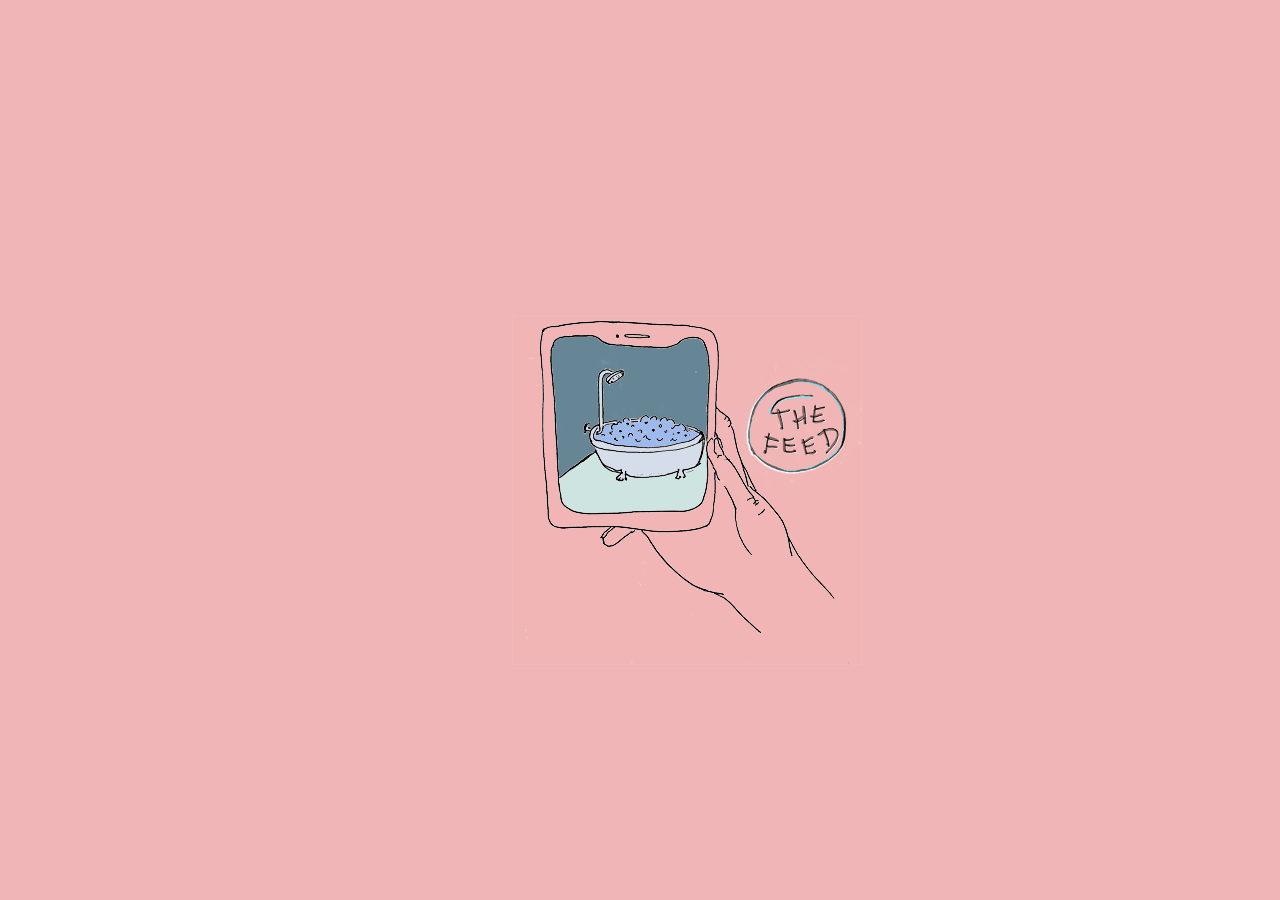
<file: index.html>
<!DOCTYPE html>
<!--[if lt IE 7]>      <html class="no-js lt-ie9 lt-ie8 lt-ie7"> <![endif]-->
<!--[if IE 7]>         <html class="no-js lt-ie9 lt-ie8"> <![endif]-->
<!--[if IE 8]>         <html class="no-js lt-ie9"> <![endif]-->
<!--[if gt IE 8]>      <html class="no-js"> <!--<![endif]-->
<html>
    <head>
        <meta charset="utf-8">
        <meta http-equiv="X-UA-Compatible" content="IE=edge">
        <title>Welcome to The Feed</title>
        <meta name="description" content="social media site">
        <meta name="viewport" content="width=device-width, initial-scale=1">
        <link rel="stylesheet" href="css/stylesheet.css">
        <style>
            @import url('https://fonts.googleapis.com/css2?family=Crimson+Text&display=swap');
          </style>
    </head>
         
    </head>

    <body>
        <!--[if lt IE 7]>
            <p class="browsehappy">You are using an <strong>outdated</strong> browser. Please <a href="#">upgrade your browser</a> to improve your experience.</p>
        <![endif]-->
        <header id="homeheader">
            <a href="thefeed.html">
                <img id="homegif" src="img/thefeed_logo.gif" alt="Handdrawn gif of a hand holding a phone. There is a bathrub inside the phone, and a bubble floats outside of the phone with the words 'The Feed' inside of it">
                </a>
        </header>

        <nav id="homenav">

        </nav>

    </body>
</html>
</file>
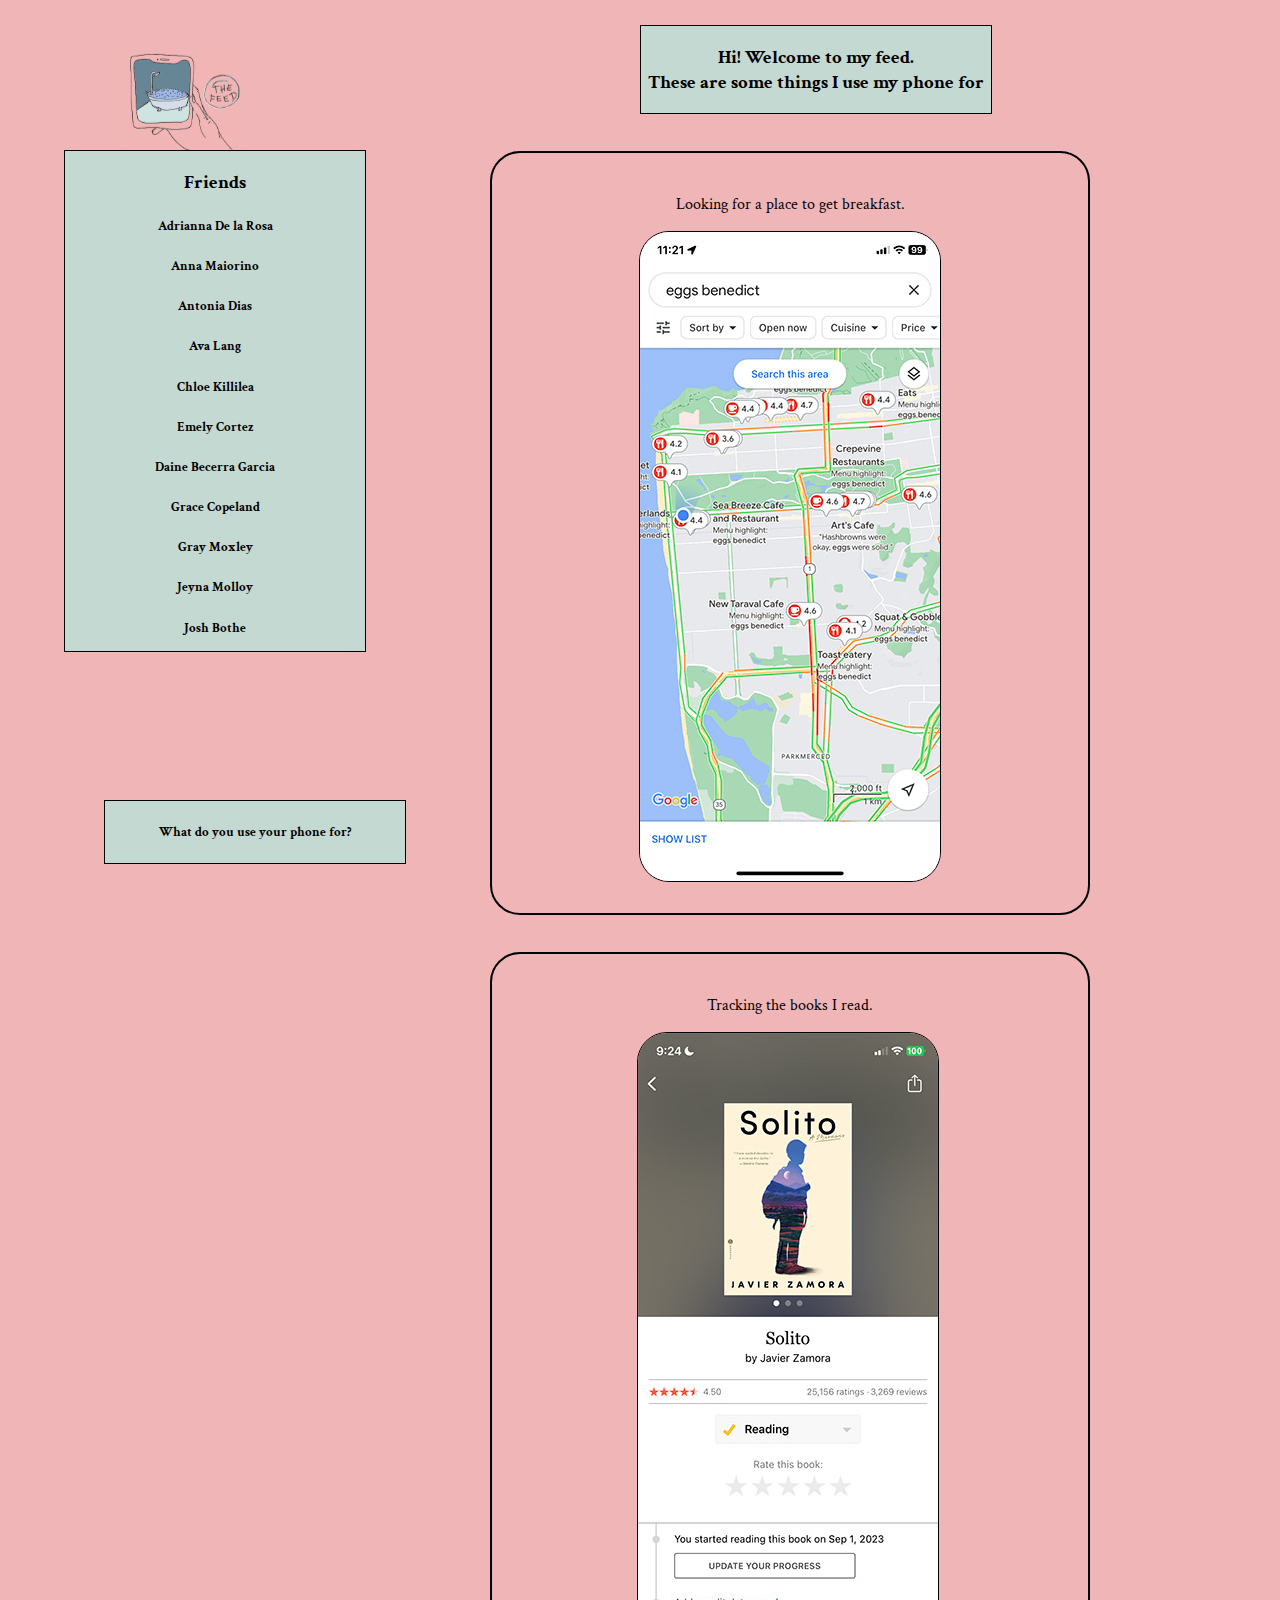
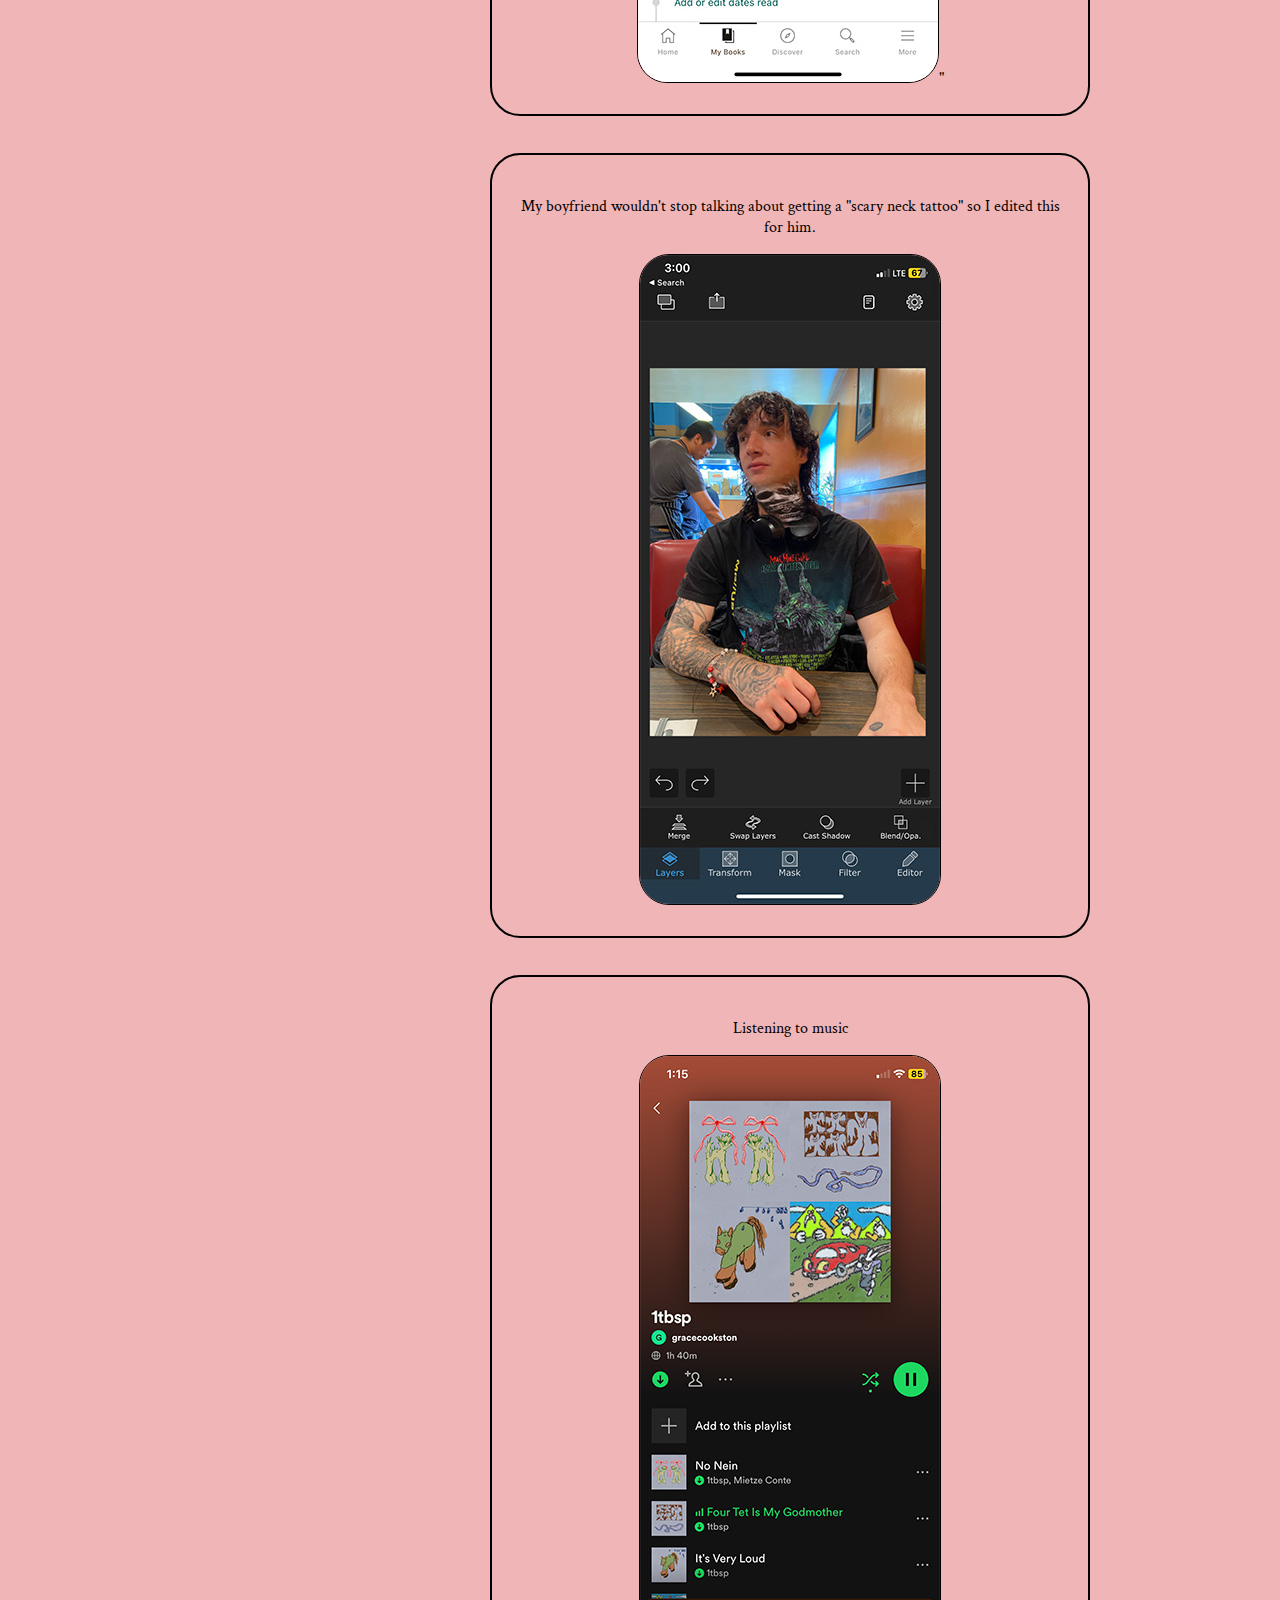
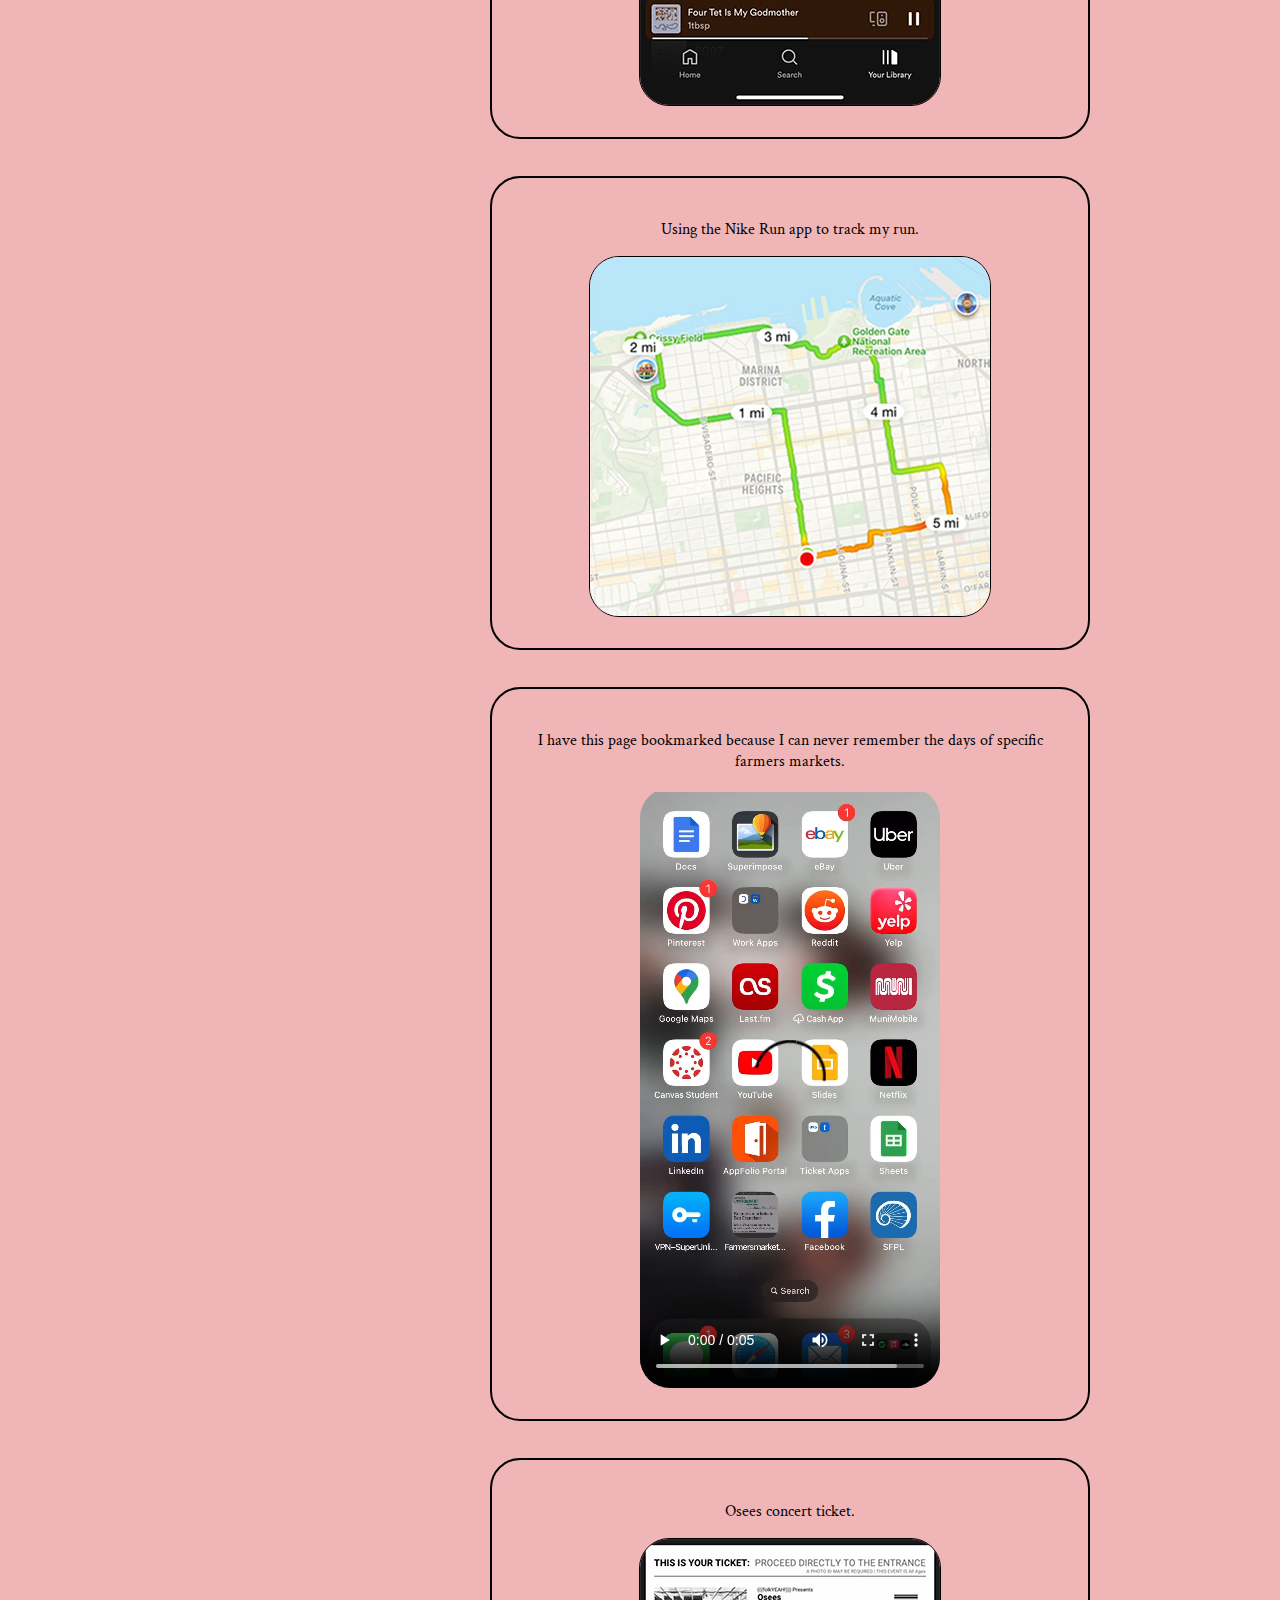
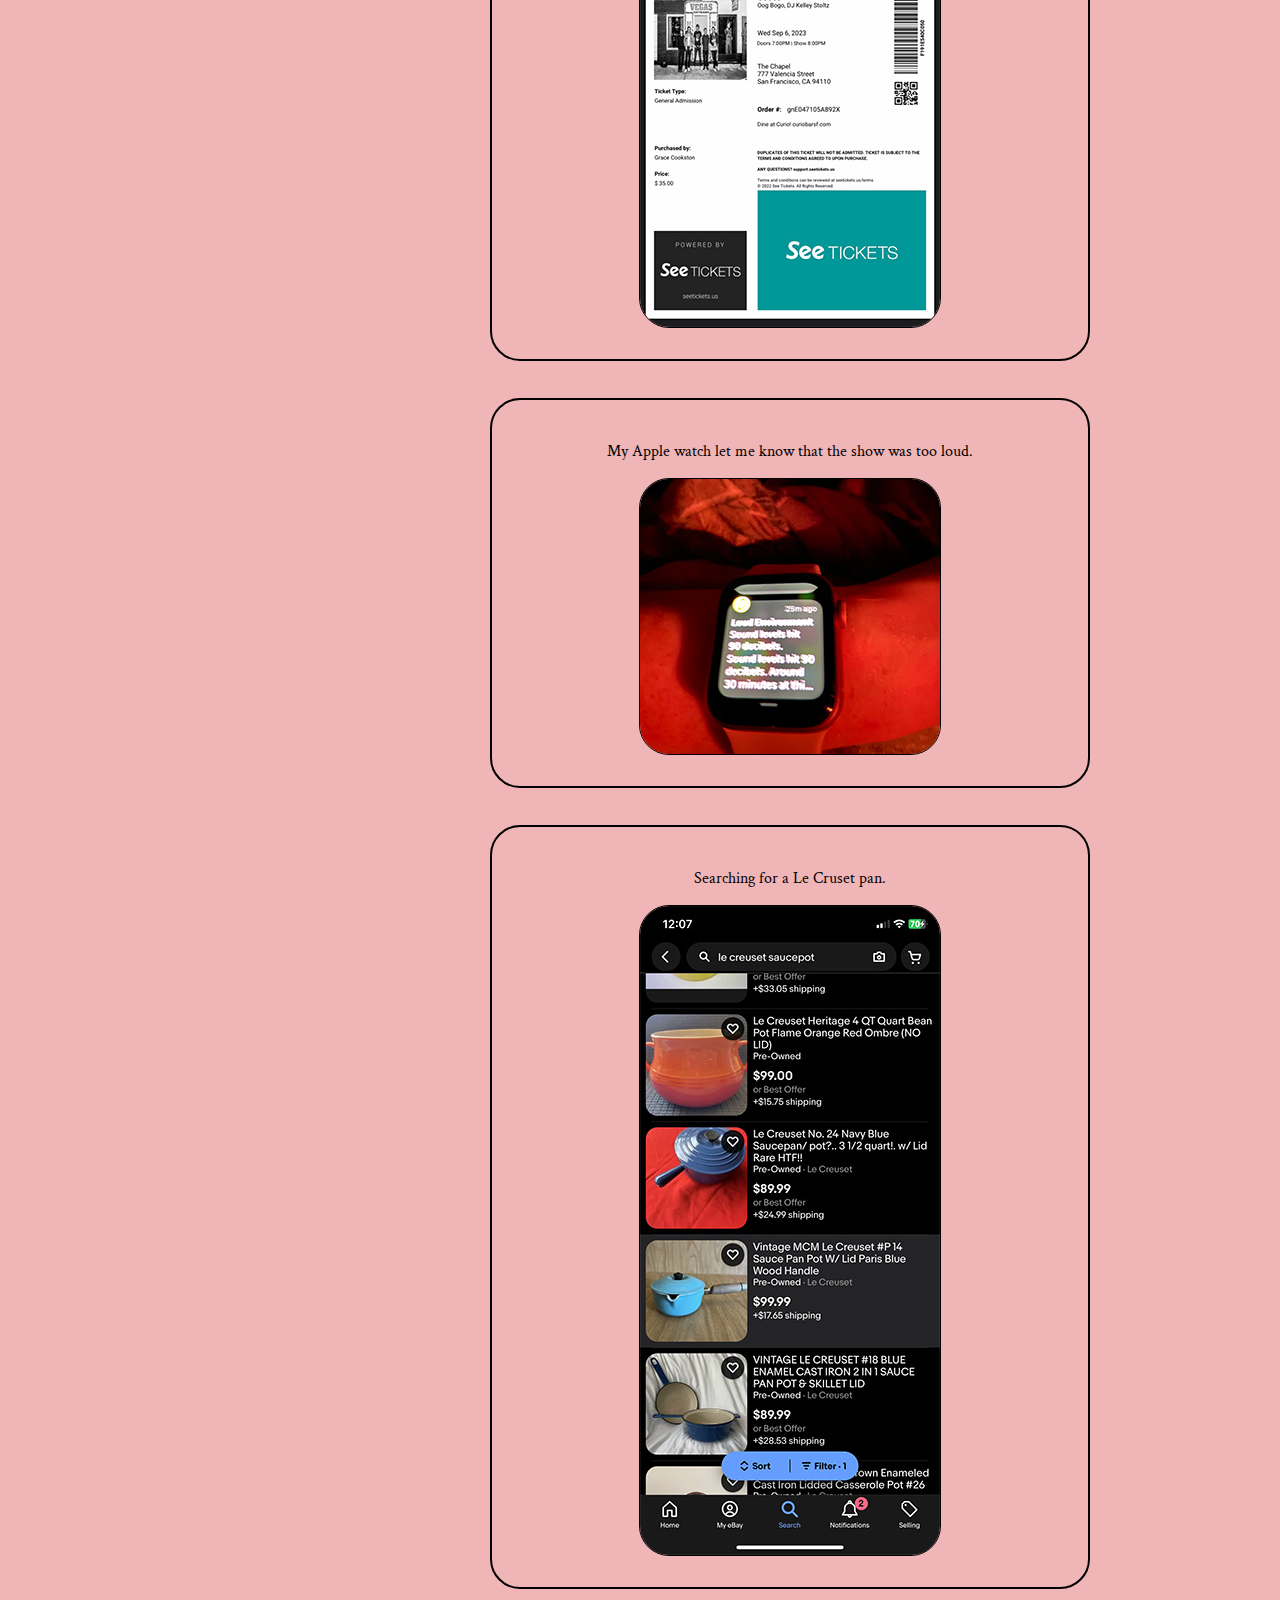
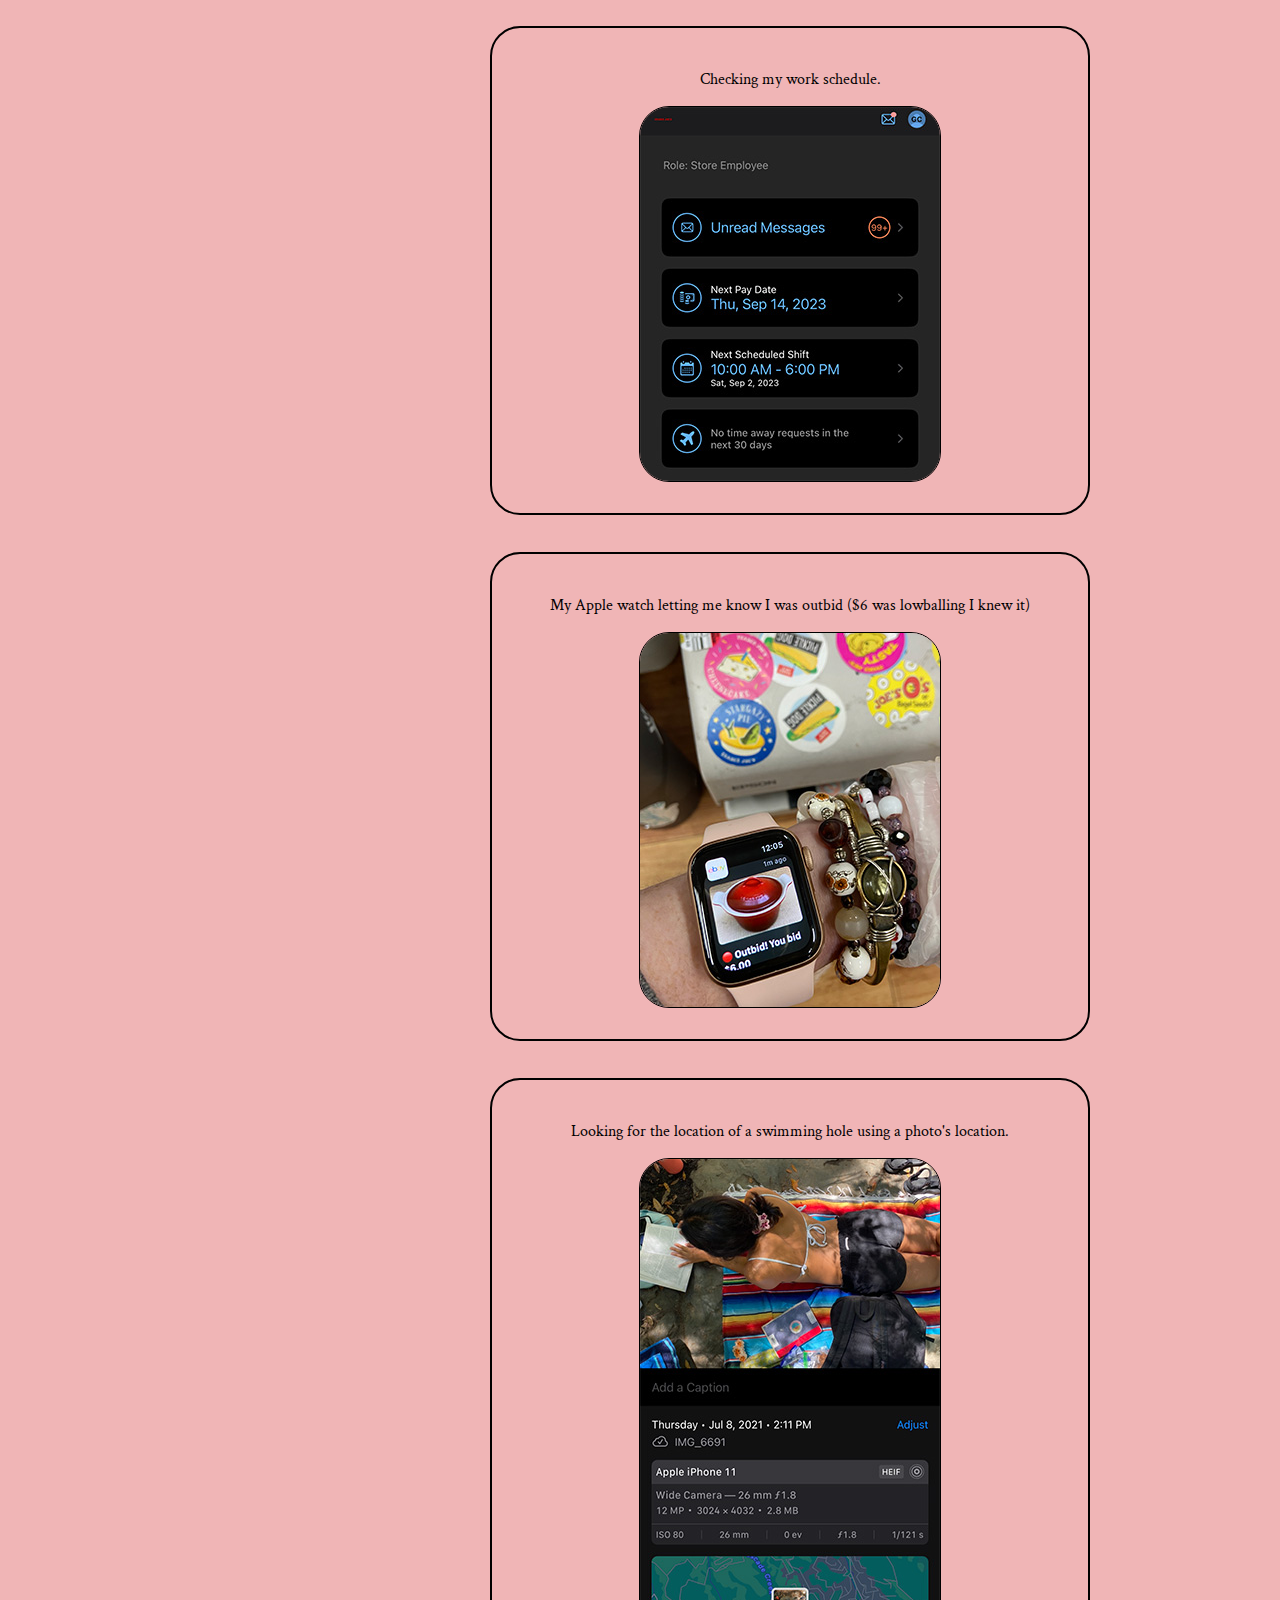
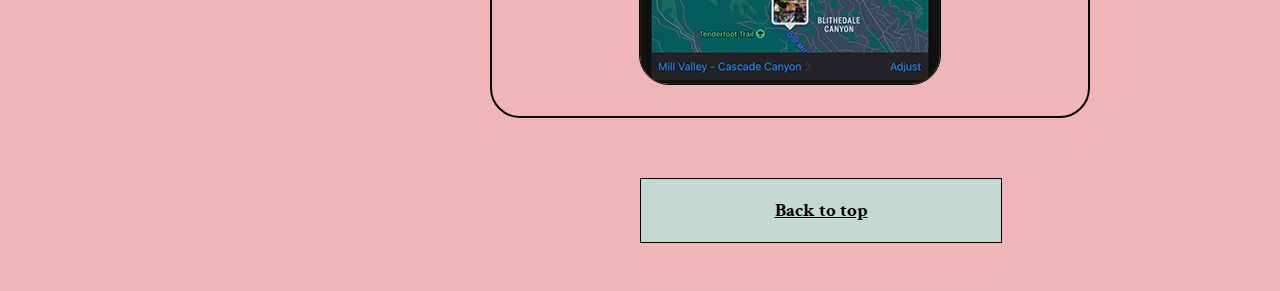
<file: thefeed.html>
<!DOCTYPE html>
<!--[if lt IE 7]>      <html class="no-js lt-ie9 lt-ie8 lt-ie7"> <![endif]-->
<!--[if IE 7]>         <html class="no-js lt-ie9 lt-ie8"> <![endif]-->
<!--[if IE 8]>         <html class="no-js lt-ie9"> <![endif]-->
<!--[if gt IE 8]>      <html class="no-js"> <!--<![endif]-->
<html>
    <head>
        <meta charset="utf-8">
        <meta http-equiv="X-UA-Compatible" content="IE=edge">
        <title>Welcome to The Feed</title>
        <meta name="description" content="social media site">
        <meta name="viewport" content="width=device-width, initial-scale=1">
        <link rel="stylesheet" href="css/stylesheet.css">
        <style>
            @import url('https://fonts.googleapis.com/css2?family=Crimson+Text&display=swap');
          </style>
    </head>

    <body>
        <!--[if lt IE 7]>
            <p class="browsehappy">You are using an <strong>outdated</strong> browser. Please <a href="#">upgrade your browser</a> to improve your experience.</p>
        <![endif]-->
        <header>
        <br>
        <br>
            <a href="index.html">
                <img id="feedgif" src="img/thefeed_logo.gif" alt="Handdrawn gif of a hand holding a phone. There is a bathrub inside the phone, and a bubble floats outside of the phone with the words 'The Feed' inside of it">
            </a>
        </header>

        <div id="welcome">
            <h3> 
                Hi! Welcome to my feed.
                <br>
                These are some things I use my phone for
            </h3>
        </div>
        
        <nav>
            <h3 id="friends">
                Friends
            </h3>
            
            <a 
                href="https://adrianna21.github.io/thefeed/ 
                "target="_blank"> <h5>Adrianna De la Rosa</h5>
            </a>

            <a 
                href=" https://nariiino.github.io/thefeed/index.html
                "target="_blank"> <h5>Anna Maiorino</h5>
            </a>

            <a 
                href="  https://antonia-cd.github.io/thefeed/index.html
                "target="_blank"> <h5>Antonia Dias</h5>
            </a>

            <a 
                href=" https://avayng.github.io/thefeed/
                "target="_blank"> <h5>Ava Lang</h5>
            </a>

            <a 
                href=" https://ckkillilea.github.io/thefeed/
                "target="_blank"> <h5>Chloe Killilea</h5>
            </a>
            
            <a 
                href="https://emcortez.github.io/thefeed/ 
                "target="_blank"> <h5>Emely Cortez</h5>
            </a>

            <a 
                href=" https://ddbecerragarcia.github.io/thefeed/index.html
                "target="_blank"> <h5>Daine Becerra Garcia</h5>
            </a>

            <a 
                href=" https://gacopeland.github.io/thefeed/
                "target="_blank"> <h5>Grace Copeland</h5>
            </a>

            <a 
                href="  https://gemoxley.github.io/thefeed/
                "target="_blank"> <h5>Gray Moxley</h5>
            </a>

            <a 
                href=https://molloyje.github.io/thefeed/ target="_blank"> <h5>Jeyna Molloy</h5>
            </a>

            <a 
                href="https://jrbothe.github.io/thefeed/thefeed.html
                "target="_blank"> <h5>Josh Bothe</h5>
            </a>

            <a 
                href=" https://jvsangalang.github.io/thefeed/
                "target="_blank"> <h5>Julianna Sangalanga</h5>
            </a>

            <a 
                href="https://katyabacani.github.io/thefeed/" target="_blank"> <h5>Katya Bacani</h5>
            </a>

            <a 
                href="  https://lcvaughan.github.io/thefeed/
                "target="_blank"> <h5>Liberty Vaughan</h5>
            </a>
            <br>
        </nav>

        <main>

            <section>
                <p>
                    Looking for a place to get breakfast.
                </p>
                    <img src="img/eggs_benedict_search.jpg" alt=" Google maps search looking for cafes that have eggs eggs benedict">
            </section>

            <section>
                <p>
                    Tracking the books I read.
                </p>
                    <img src="img/Solito.jpg" alt="Screenshot from the Goodreads app">"
            </section>

            <section>
                <p>
                    My boyfriend wouldn't stop talking about getting a "scary neck tattoo" so I edited this for him.
                </p>
                    <img src="img/superimpose.jpg" alt="scary face edited onto a man's neck using the app Superimpose">
            </section>

            <section>
            <p>
                Listening to music
             </p>
                <img src="img/Music.jpg" alt="Spotify  screenshot of a playlist">
            </section>

            <section>
                <p>
                    Using the Nike Run app to track my run.
                 </p>
                    <img src="img/run_app.jpg" alt="Map app showing a running route">
            </section>

            <section>
                <p>
                    I have this page bookmarked because I can never remember the days of specific farmers markets.
                </p>
                    <video width="300px" height="600px" controls>
                    <source src="img/farmersmarket.mp4" type="video/mp4">
                    Your browser does not support the video tag.
            </section>

            <section>
                <p> 
                    Osees concert ticket. 
                </p>
                    <img src="img/osees_ticket.jpg" alt="Concert ticket as a PDF">
            </section>

            <section>
                <p>
                    My Apple watch let me know that the show was too loud.
                </p>
                    <img src="img/sound_warning.jpg" alt="An Apple watch giving a warning about volume being too loud">
            </section>

            <section>
                <p>
                    Searching for a Le Cruset pan.
                </p>
                    <img src="img/lecruset_search.jpg" alt="Screenshot from eBay app for Le cruset pans">
            </section>

            <section>
                <p>
                    Checking my work schedule.
                </p>
                    <img src="img/work_schedule.jpg" alt="A screenshot from the Dayforce app showing a worker's schedule">
            </section>

            </section>
            <section>
                <p>
                    My Apple watch letting me know I was outbid ($6 was lowballing I knew it)
                </p>
                    <img src="img/apple_watch.jpg" alt="Apple Watch eBay notification that says 'you've been outbid'"> </a>
            </section>

            <section>
                <p>
                    Looking for the location of a swimming hole using a photo's location.
                </p>
                    <img src="img/swimhole_search.jpg" alt="Apple photos finding a location of a swimming hole in Marin County through a photo's location">
            </section>
        </main>
        
        <footer>
         <h5>
             What do you use your phone for?
        
        </h5> 
        </footer>

        <a id="button" href="#"> 
            <h3>
                Back to top
            </h3>
        </a>

    </body>
</html>
</file>
<file: css/stylesheet.css>
/* Gif colors
    light blue-#A2C5F2
    darker blue-#61808C
    light green-#C5D9D3
    pink- #F0B5B6
    black-#0D0D0D */

body {
    background-color: #F0B5B6 ;
    max-width: 1200px;
    margin: auto;
    font-family: 'Crimson Text', serif;
 }

header {
    width: 300px;
    position: fixed;
    top: 10px;
    left: 25px;
    text-align: center;
}

#feedgif {
    margin-left: 5%; 
    width: 125px;
    }
    
 #feedgif:hover {
 opacity: 0.5 ;
}

#welcome {
    background-color:
    #C5D9D3;
    width: 350px;
    margin-left: 50%;
    margin-top:25px;
    text-align: center;
    border: 1px black solid;
}

nav {
    background-color:
    #C5D9D3;
    width: 300px;
    height: 500px;
    overflow: scroll;
    position: fixed;
    top: 150px;
    left: 5%;
    text-align: center;
    border: 1px black solid;
}

    a {
        text-decoration: none;
        color: black;
    }

    nav h5:hover {
        margin-left: 3%;
        margin-bottom: 1%;
        background-color:#61808C;
    }     

main {
    width: 50%;
    margin-left: 450px;
    text-align: center;
    display: block;
}

section {
    border: 2px black solid;
    margin-top: 37px;
    padding: 25px;
    width: 100%
    text-align:center;
    border-radius:30px;
}

     section img {
        border: 1px black solid;
        border-radius: 30px;
    }
    
    section video {
        border-radius: 30px;
    }
    
    section video:hover {
        border-radius: 0px;
    }
    
    section img:hover {
        border-radius: 0px;
    }

    section:hover {
        border: 3px solid black;
        background-color: #C5D9D3;
        border-radius: 0px;
     }

footer {
    background-color: #C5D9D3;
    width: 300px;
    height: auto;
    position: fixed;
    padding: none;
    bottom: 4%;
    margin-top: 10%;
    margin-left: 5%;
    text-align: center;
    border: 1px black solid;
}

#button {
    font-size: 16px;
    text-decoration: underline;
    width: 30%;
    margin-left: 50%;
    margin-top: 5%;
    margin-bottom: 4%;
    text-align: center;
    display: block;
    border: 1px black solid;
    background-color:#C5D9D3;
}
    h6 {
        font-size: 10px;
        text-decoration: underline;
    }

    #button:hover {
        background-color:#61808C;
      }

a:visited {
    color: black;
}

a:link {
    color: black;
} 

/* below are specifications for the homepage*/
#homenav {
    text-align: center;
    background-color:#F0B5B6;
    border: none;
}

#homeheader {
    display: block;
    text-align: center;
    top: 35%;
    left: 40%;
    width: auto;
}

#homegif {
    width: 350px;
    height: 350px;
}

 #homegif:hover {
    opacity: 0.5 ;
}

/* above are specifications for the the feed*/
</file>
